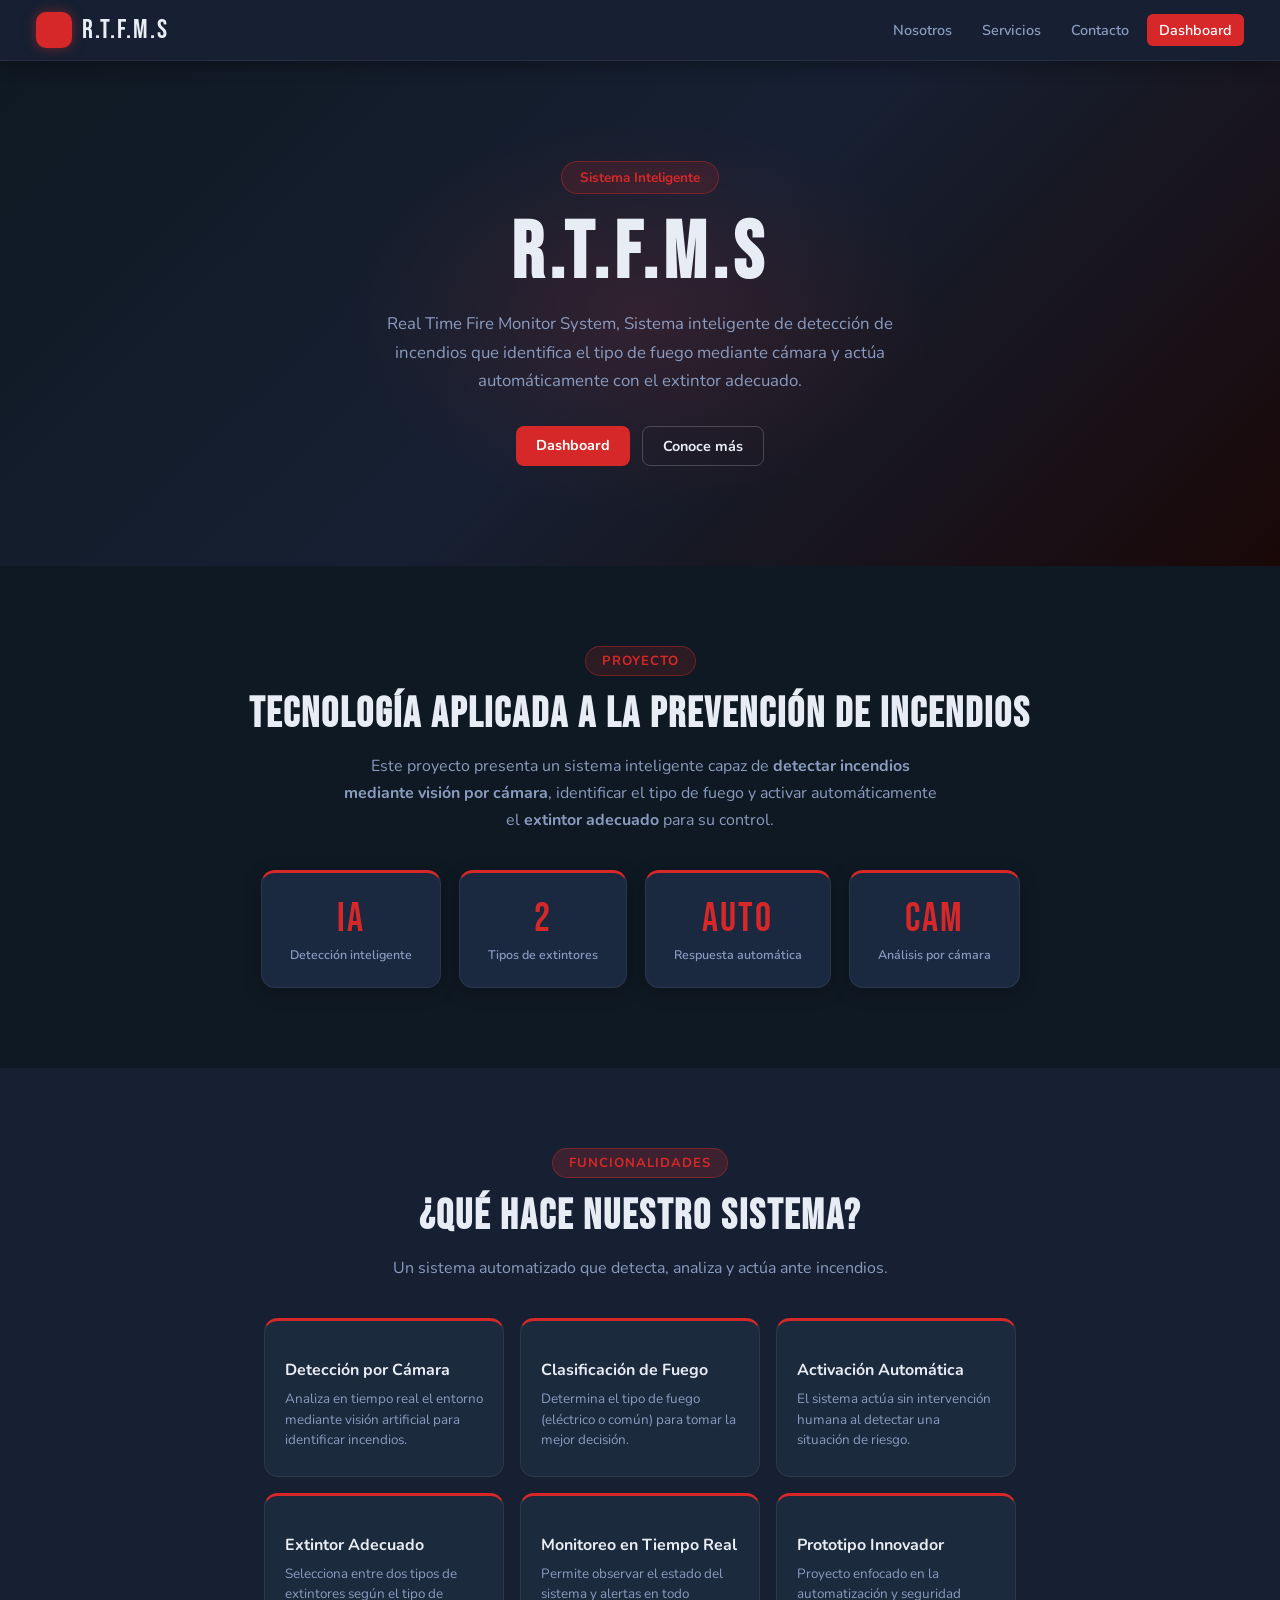
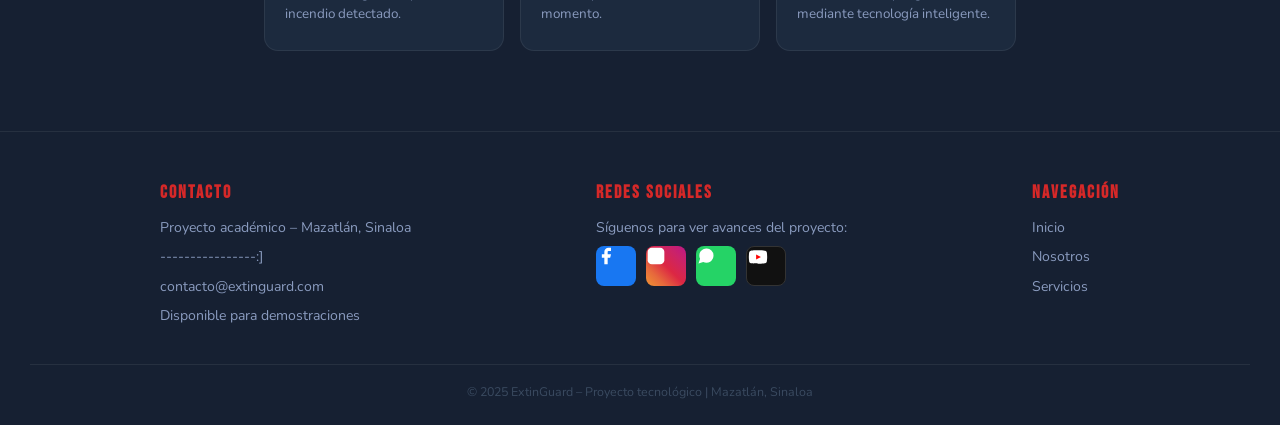
<file: frontend/index.html>
<!doctype html>
<html lang="es">
	<head>
		<meta charset="UTF-8" />
		<meta name="viewport" content="width=device-width, initial-scale=1.0" />
		<title>R.T.F.M.S - Seguridad Contra Incendios</title>
		<link rel="stylesheet" href="styles/index.css" />
		<link
			href="https://fonts.googleapis.com/css2?family=Bebas+Neue&family=Nunito:wght@400;600;700&display=swap"
			rel="stylesheet"
		/>
	</head>
	<body>
		<!-- NAVBAR -->
		<nav>
			<a class="nav-logo" href="index.html">
				<div class="nav-logo-icon"></div>
				<span>R.T.F.M.S</span>
			</a>
			<div class="nav-links">
				<a href="#quienes-somos">Nosotros</a>
				<a href="#caracteristicas">Servicios</a>
				<a href="#contacto">Contacto</a>
				<a class="btn btn-register" href="dashboard.html">Dashboard</a>
			</div>
		</nav>

		<!-- HERO -->
		<section class="hero">
			<div class="hero-glow"></div>
			<div class="hero-content">
				<div class="hero-badge">Sistema Inteligente</div>
				<h1>R.T.F.M.S</h1>
				<p>
					Real Time Fire Monitor System, Sistema inteligente de detección de
					incendios que identifica el tipo de fuego mediante cámara y actúa
					automáticamente con el extintor adecuado.
				</p>
				<div class="hero-btns">
					<a href="dashboard.html" class="btn btn-register">Dashboard</a>
					<a href="#quienes-somos" class="btn btn-outline">Conoce más</a>
				</div>
			</div>
		</section>

		<!-- QUIÉNES SOMOS -->
		<section class="seccion" id="quienes-somos">
			<div class="seccion-inner">
				<div class="etiqueta">Proyecto</div>
				<h2>Tecnología aplicada a la prevención de incendios</h2>
				<p class="texto-centro">
					Este proyecto presenta un sistema inteligente capaz de
					<strong>detectar incendios mediante visión por cámara</strong>,
					identificar el tipo de fuego y activar automáticamente el
					<strong>extintor adecuado</strong> para su control.
				</p>
				<div class="stats">
					<div class="stat">
						<span class="numero">IA</span>
						<span class="label">Detección inteligente</span>
					</div>
					<div class="stat">
						<span class="numero">2</span>
						<span class="label">Tipos de extintores</span>
					</div>
					<div class="stat">
						<span class="numero">Auto</span>
						<span class="label">Respuesta automática</span>
					</div>
					<div class="stat">
						<span class="numero">Cam</span>
						<span class="label">Análisis por cámara</span>
					</div>
				</div>
			</div>
		</section>

		<!-- SERVICIOS -->
		<section class="seccion fondo-oscuro" id="caracteristicas">
			<div class="seccion-inner">
				<div class="etiqueta etiqueta-roja">Funcionalidades</div>
				<h2 class="blanco">¿Qué hace nuestro sistema?</h2>
				<p class="texto-centro gris">
					Un sistema automatizado que detecta, analiza y actúa ante incendios.
				</p>
				<div class="tarjetas">
					<div class="tarjeta">
						<div class="icono"></div>
						<h4>Detección por Cámara</h4>
						<p>
							Analiza en tiempo real el entorno mediante visión artificial para
							identificar incendios.
						</p>
					</div>
					<div class="tarjeta">
						<div class="icono"></div>
						<h4>Clasificación de Fuego</h4>
						<p>
							Determina el tipo de fuego (eléctrico o común) para tomar la mejor
							decisión.
						</p>
					</div>
					<div class="tarjeta">
						<div class="icono"></div>
						<h4>Activación Automática</h4>
						<p>
							El sistema actúa sin intervención humana al detectar una situación
							de riesgo.
						</p>
					</div>
					<div class="tarjeta">
						<div class="icono"></div>
						<h4>Extintor Adecuado</h4>
						<p>
							Selecciona entre dos tipos de extintores según el tipo de incendio
							detectado.
						</p>
					</div>
					<div class="tarjeta">
						<div class="icono"></div>
						<h4>Monitoreo en Tiempo Real</h4>
						<p>
							Permite observar el estado del sistema y alertas en todo momento.
						</p>
					</div>
					<div class="tarjeta">
						<div class="icono"></div>
						<h4>Prototipo Innovador</h4>
						<p>
							Proyecto enfocado en la automatización y seguridad mediante
							tecnología inteligente.
						</p>
					</div>
				</div>
			</div>
		</section>

		<!-- FOOTER -->
		<footer id="contacto">
			<div class="footer-grid">
				<div class="footer-col">
					<h4>Contacto</h4>
					<p>Proyecto académico – Mazatlán, Sinaloa</p>
					<p><a href="tel:+526691234567">----------------:]</a></p>
					<p>
						<a href="mailto:contacto@extinguard.com">contacto@extinguard.com</a>
					</p>
					<p>Disponible para demostraciones</p>
				</div>
				<div class="footer-col">
					<h4>Redes Sociales</h4>
					<p>Síguenos para ver avances del proyecto:</p>
					<div class="redes">
						<a
							class="red-icono red-fb"
							href="https://facebook.com"
							target="_blank"
							title="Facebook"
						>
							<svg width="20" height="20" fill="white" viewBox="0 0 24 24">
								<path
									d="M18 2h-3a5 5 0 0 0-5 5v3H7v4h3v8h4v-8h3l1-4h-4V7a1 1 0 0 1 1-1h3z"
								/>
							</svg>
						</a>
						<a
							class="red-icono red-ig"
							href="https://instagram.com"
							target="_blank"
							title="Instagram"
						>
							<svg width="20" height="20" fill="white" viewBox="0 0 24 24">
								<rect x="2" y="2" width="20" height="20" rx="5" />
								<circle
									cx="12"
									cy="12"
									r="4"
									fill="none"
									stroke="white"
									stroke-width="2"
								/>
								<circle cx="17.5" cy="6.5" r="1.5" fill="white" />
							</svg>
						</a>
						<a
							class="red-icono red-wa"
							href="https://wa.me/526691234567"
							target="_blank"
							title="WhatsApp"
						>
							<svg width="20" height="20" fill="white" viewBox="0 0 24 24">
								<path
									d="M21 11.5a8.38 8.38 0 0 1-.9 3.8 8.5 8.5 0 0 1-7.6 4.7 8.38 8.38 0 0 1-3.8-.9L3 21l1.9-5.7a8.38 8.38 0 0 1-.9-3.8 8.5 8.5 0 0 1 4.7-7.6 8.38 8.38 0 0 1 3.8-.9h.5a8.48 8.48 0 0 1 8 8v.5z"
								/>
							</svg>
						</a>
						<a
							class="red-icono red-yt"
							href="https://youtube.com"
							target="_blank"
							title="YouTube"
						>
							<svg width="22" height="20" fill="white" viewBox="0 0 24 24">
								<path
									d="M22.54 6.42a2.78 2.78 0 0 0-1.95-1.96C18.88 4 12 4 12 4s-6.88 0-8.59.46A2.78 2.78 0 0 0 1.46 6.42 29 29 0 0 0 1 12a29 29 0 0 0 .46 5.58A2.78 2.78 0 0 0 3.41 19.6C5.12 20 12 20 12 20s6.88 0 8.59-.46a2.78 2.78 0 0 0 1.95-1.95A29 29 0 0 0 23 12a29 29 0 0 0-.46-5.58z"
								/>
								<polygon
									fill="#ff0000"
									points="9.75 15.02 15.5 12 9.75 8.98 9.75 15.02"
								/>
							</svg>
						</a>
					</div>
				</div>
				<div class="footer-col">
					<h4>Navegación</h4>
					<a href="index.html">Inicio</a>
					<a href="#quienes-somos">Nosotros</a>
					<a href="#caracteristicas">Servicios</a>
				</div>
			</div>
			<div class="footer-bottom">
				<p>© 2025 ExtinGuard – Proyecto tecnológico | Mazatlán, Sinaloa</p>
			</div>
		</footer>
	</body>
</html>
</file>
<file: frontend/styles/index.css>
/* ===== VARIABLES (misma paleta que dashboard) ===== */
:root {
	--bg: #0f1923;
	--bg2: #162032;
	--bg3: #1c2a3e;
	--panel: #1a2840;
	--border: rgba(255, 255, 255, 0.07);
	--rojo: #d62828;
	--rojo-o: #a01212;
	--rojo-s: rgba(214, 40, 40, 0.15);
	--azul: #3b82f6;
	--blanco: #e8edf5;
	--gris: #8a9bbf;
}

/* ===== BASE ===== */
* {
	margin: 0;
	padding: 0;
	box-sizing: border-box;
}
body {
	font-family: "Nunito", sans-serif;
	background: var(--bg);
	color: var(--blanco);
}

/* ===== NAVBAR ===== */
nav {
	background: var(--bg2);
	border-bottom: 1px solid var(--border);
	display: flex;
	align-items: center;
	justify-content: space-between;
	padding: 12px 36px;
	position: sticky;
	top: 0;
	z-index: 100;
	box-shadow: 0 2px 20px rgba(0, 0, 0, 0.4);
	flex-wrap: wrap;
	gap: 10px;
}
.nav-logo {
	display: flex;
	align-items: center;
	gap: 10px;
	text-decoration: none;
}
.nav-logo-icon {
	width: 36px;
	height: 36px;
	background: var(--rojo);
	border-radius: 10px;
	display: flex;
	align-items: center;
	justify-content: center;
	font-size: 1.1rem;
	box-shadow: 0 0 12px rgba(214, 40, 40, 0.5);
}
.nav-logo span {
	font-family: "Bebas Neue", sans-serif;
	font-size: 1.7rem;
	color: var(--blanco);
	letter-spacing: 2px;
}
.nav-links {
	display: flex;
	align-items: center;
	gap: 6px;
	flex-wrap: wrap;
}
.nav-links a {
	color: var(--gris);
	text-decoration: none;
	font-size: 0.9rem;
	font-weight: 600;
	padding: 6px 12px;
	border-radius: 6px;
	transition: color 0.2s;
}
.nav-links a:hover {
	color: var(--blanco);
}

/* ===== BOTONES ===== */
.btn {
	padding: 9px 20px;
	border-radius: 8px;
	font-weight: 700;
	font-size: 0.9rem;
	cursor: pointer;
	border: none;
	transition: all 0.2s;
	text-decoration: none;
	display: inline-block;
}
.btn-login {
	background: transparent;
	color: var(--blanco) !important;
	border: 1px solid var(--border);
}
.btn-login:hover {
	background: var(--bg3);
}
.btn-register {
	background: var(--rojo);
	color: #fff !important;
}
.btn-register:hover {
	background: var(--rojo-o);
}
.btn-outline {
	background: transparent;
	color: var(--blanco);
	border: 1px solid rgba(255, 255, 255, 0.2);
}
.btn-outline:hover {
	border-color: rgba(255, 255, 255, 0.5);
}

/* ===== HERO ===== */
.hero {
	position: relative;
	padding: 100px 30px;
	text-align: center;
	overflow: hidden;
	background: linear-gradient(
		135deg,
		var(--bg) 0%,
		var(--bg2) 50%,
		#1a0808 100%
	);
}
.hero-glow {
	position: absolute;
	top: 50%;
	left: 50%;
	transform: translate(-50%, -50%);
	width: 600px;
	height: 400px;
	pointer-events: none;
	background: radial-gradient(
		ellipse,
		rgba(214, 40, 40, 0.15) 0%,
		transparent 70%
	);
}
.hero-content {
	position: relative;
	z-index: 1;
}
.hero-badge {
	display: inline-block;
	background: var(--rojo-s);
	color: var(--rojo);
	border: 1px solid rgba(214, 40, 40, 0.4);
	padding: 6px 18px;
	border-radius: 20px;
	font-size: 0.85rem;
	font-weight: 700;
	margin-bottom: 20px;
}
.hero h1 {
	font-family: "Bebas Neue", sans-serif;
	font-size: 5rem;
	color: var(--blanco);
	letter-spacing: 6px;
	line-height: 1;
	margin-bottom: 16px;
}
.hero p {
	font-size: 1.05rem;
	color: var(--gris);
	max-width: 520px;
	margin: 0 auto 30px;
	line-height: 1.7;
}
.hero-btns {
	display: flex;
	gap: 12px;
	justify-content: center;
	flex-wrap: wrap;
}

/* ===== SECCIONES ===== */
.seccion {
	padding: 80px 30px;
}
.fondo-oscuro {
	background: var(--bg2);
}
.seccion-inner {
	max-width: 960px;
	margin: 0 auto;
	text-align: center;
}
.etiqueta {
	display: inline-block;
	background: var(--rojo-s);
	color: var(--rojo);
	border: 1px solid rgba(214, 40, 40, 0.4);
	padding: 5px 16px;
	border-radius: 20px;
	font-size: 0.82rem;
	font-weight: 700;
	margin-bottom: 14px;
	text-transform: uppercase;
	letter-spacing: 1px;
}
.etiqueta-roja {
	background: rgba(214, 40, 40, 0.2);
}
h2 {
	font-family: "Bebas Neue", sans-serif;
	font-size: 2.6rem;
	letter-spacing: 2px;
	margin-bottom: 14px;
	color: var(--blanco);
}
.blanco {
	color: var(--blanco);
}
.gris {
	color: var(--gris) !important;
}
.texto-centro {
	max-width: 600px;
	margin: 0 auto 36px;
	color: var(--gris);
	line-height: 1.7;
}

/* ===== STATS ===== */
.stats {
	display: flex;
	gap: 18px;
	justify-content: center;
	flex-wrap: wrap;
	margin-top: 36px;
}
.stat {
	background: var(--panel);
	border: 1px solid var(--border);
	border-radius: 14px;
	padding: 22px 28px;
	border-top: 3px solid var(--rojo);
	min-width: 130px;
	box-shadow: 0 4px 20px rgba(0, 0, 0, 0.2);
	transition: transform 0.2s;
}
.stat:hover {
	transform: translateY(-4px);
}
.numero {
	display: block;
	font-family: "Bebas Neue", sans-serif;
	font-size: 2.5rem;
	color: var(--rojo);
	letter-spacing: 2px;
}
.label {
	font-size: 0.78rem;
	color: var(--gris);
	font-weight: 600;
}

/* ===== TARJETAS ===== */
.tarjetas {
	display: flex;
	gap: 16px;
	justify-content: center;
	flex-wrap: wrap;
	margin-top: 10px;
}
.tarjeta {
	background: var(--bg3);
	border: 1px solid var(--border);
	border-radius: 14px;
	padding: 26px 20px;
	width: 240px;
	border-top: 3px solid var(--rojo);
	text-align: left;
	transition:
		transform 0.2s,
		box-shadow 0.2s;
}
.tarjeta:hover {
	transform: translateY(-6px);
	box-shadow: 0 8px 28px rgba(214, 40, 40, 0.2);
}
.tarjeta .icono {
	font-size: 2rem;
	margin-bottom: 12px;
}
.tarjeta h4 {
	color: var(--blanco);
	font-size: 1rem;
	margin-bottom: 8px;
}
.tarjeta p {
	color: var(--gris);
	font-size: 0.84rem;
	line-height: 1.5;
}

/* ===== FOOTER ===== */
footer {
	background: var(--bg2);
	border-top: 1px solid var(--border);
	color: var(--gris);
	padding: 50px 30px 25px;
}
.footer-grid {
	display: flex;
	flex-wrap: wrap;
	gap: 40px;
	justify-content: space-between;
	max-width: 960px;
	margin: 0 auto 30px;
}
.footer-col h4 {
	font-family: "Bebas Neue", sans-serif;
	font-size: 1.1rem;
	color: var(--rojo);
	letter-spacing: 2px;
	margin-bottom: 14px;
}
.footer-col p,
.footer-col a {
	font-size: 0.88rem;
	color: var(--gris);
	text-decoration: none;
	display: block;
	margin-bottom: 8px;
	line-height: 1.5;
}
.footer-col a:hover {
	color: var(--blanco);
}
.redes {
	display: flex;
	gap: 10px;
	margin-top: 8px;
}
.red-icono {
	width: 40px;
	height: 40px;
	border-radius: 8px;
	display: flex;
	align-items: center;
	justify-content: center;
	transition:
		transform 0.2s,
		opacity 0.2s;
}
.red-icono:hover {
	transform: scale(1.12);
	opacity: 0.85;
}
.red-fb {
	background: #1877f2;
}
.red-ig {
	background: linear-gradient(
		45deg,
		#f09433,
		#e6683c,
		#dc2743,
		#cc2366,
		#bc1888
	);
}
.red-wa {
	background: #25d366;
}
.red-yt {
	background: #111;
	border: 1px solid #333;
}
.footer-bottom {
	text-align: center;
	font-size: 0.78rem;
	color: #3a4a60;
	border-top: 1px solid var(--border);
	padding-top: 18px;
}

@media (max-width: 700px) {
	nav {
		padding: 12px 18px;
	}
	.hero {
		padding: 60px 20px;
	}
	.hero h1 {
		font-size: 3.5rem;
	}
	.seccion {
		padding: 50px 20px;
	}
}
</file>
